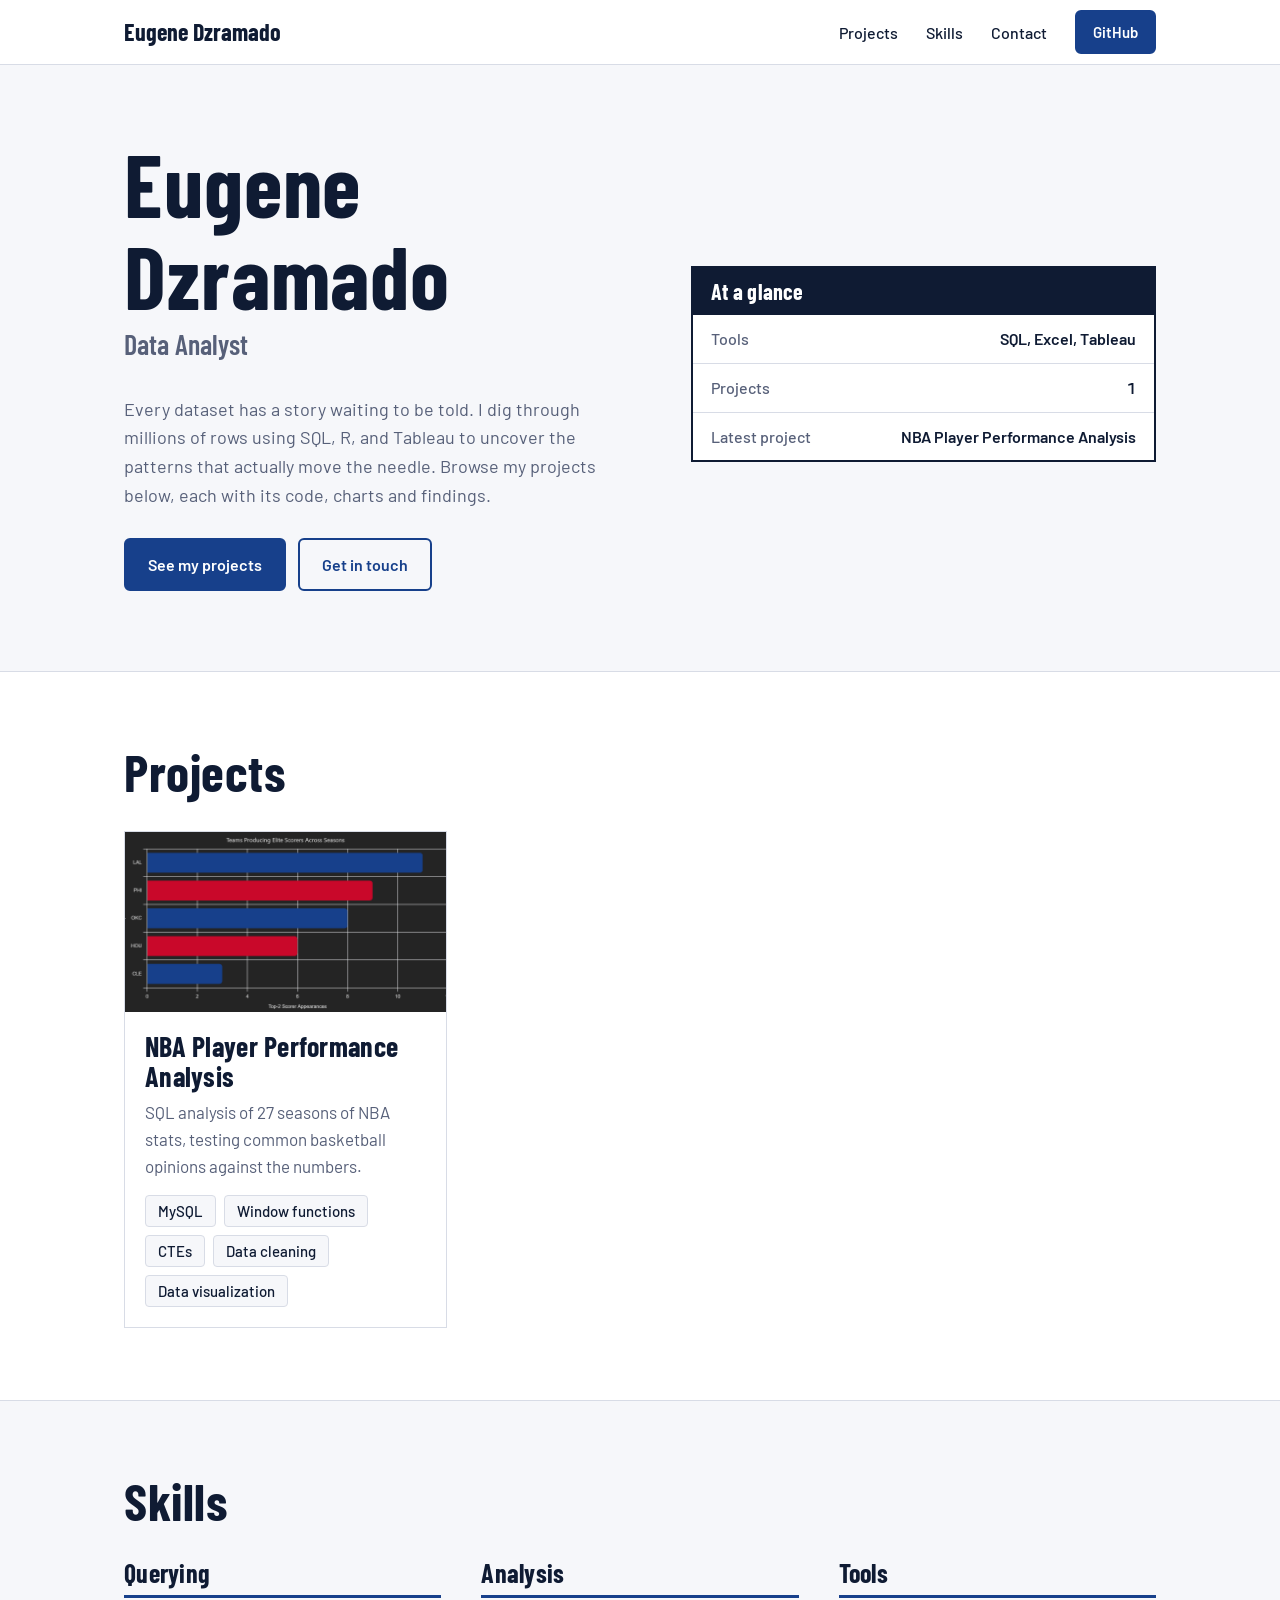
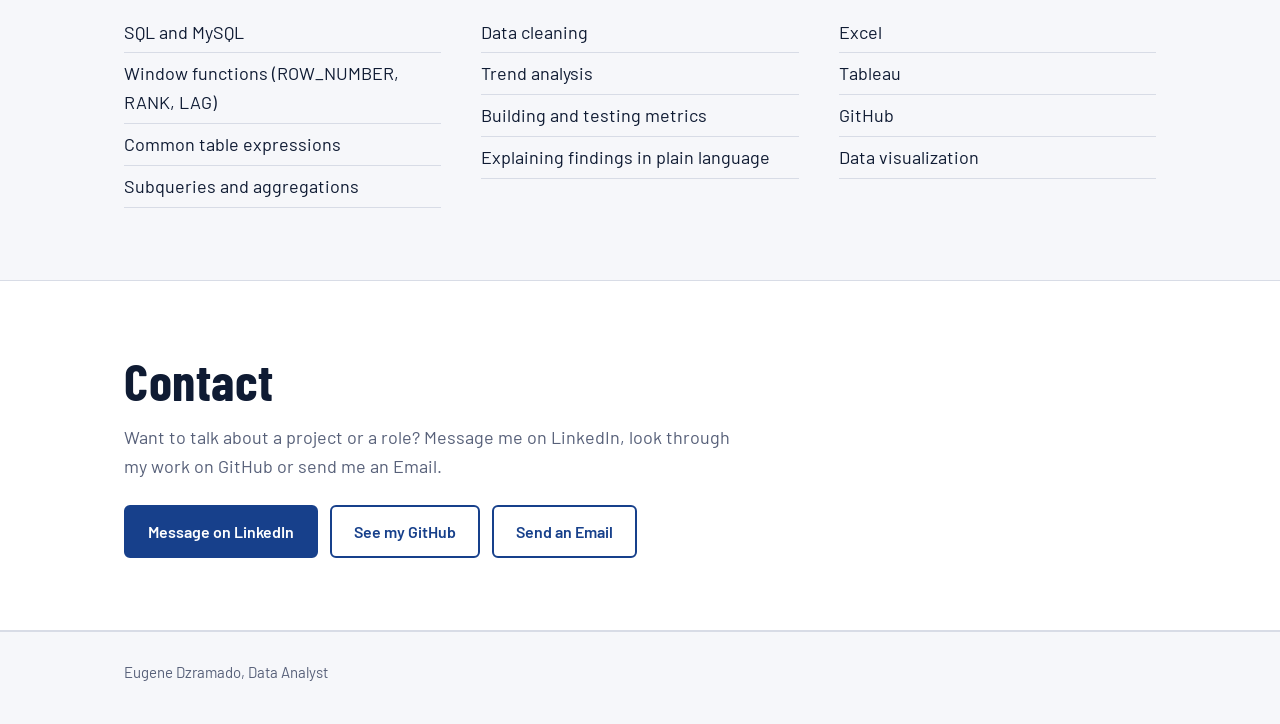
<file: index.html>
<!DOCTYPE html>
<html lang="en"><head><meta charset="utf-8"><meta name="viewport" content="width=device-width, initial-scale=1"><title>Eugene Dzramado | Data Analyst</title>
<meta name="description" content="Data analyst portfolio: SQL, MySQL, Excel and Power BI projects.">
<link rel="preconnect" href="https://fonts.googleapis.com"><link rel="preconnect" href="https://fonts.gstatic.com" crossorigin><link href="https://fonts.googleapis.com/css2?family=Barlow:wght@400;500;600&family=Barlow+Condensed:wght@600;700&display=swap" rel="stylesheet"><link rel="stylesheet" href="style.css">
</head><body>
<header class="nav"><div class="wrap"><a class="brand" href="index.html">Eugene Dzramado</a><ul><li><a href="index.html#projects">Projects</a></li><li><a href="index.html#skills">Skills</a></li><li><a href="index.html#contact">Contact</a></li><li><a class="btn btn-primary btn-small" href="https://github.com/CodeLikeEugene">GitHub</a></li></ul></div></header>
<main>
<div class="hero"><div class="wrap">
  <div>
    <h1>Eugene Dzramado</h1>
    <p class="role">Data Analyst</p>
    <p>Every dataset has a story waiting to be told. I dig through millions of rows using SQL, R, and Tableau to uncover the patterns that actually move the needle. Browse my projects below, each with its code, charts and findings.</p>
    <div class="actions"><a class="btn btn-primary" href="#projects-section">See my projects</a><a class="btn btn-outline" href="#contact">Get in touch</a></div>
  </div>
  <div class="boxscore"><h2>At a glance</h2><table><tbody>
    <tr><th scope="row">Tools</th><td>SQL, Excel, Tableau</td></tr>
    <tr><th scope="row">Projects</th><td id="count">0</td></tr>
    <tr><th scope="row">Latest project</th><td id="latest"></td></tr>
  </tbody></table></div>
</div></div>

<section id="projects-section" class="band"><div class="wrap">
  <h2 class="title">Projects</h2>
  <div class="projects" id="projects"></div>
</div></section>

<section id="skills"><div class="wrap">
  <h2 class="title">Skills</h2>
  <div class="skills">
    <div><h3>Querying</h3><ul><li>SQL and MySQL</li><li>Window functions (ROW_NUMBER, RANK, LAG)</li><li>Common table expressions</li><li>Subqueries and aggregations</li></ul></div>
    <div><h3>Analysis</h3><ul><li>Data cleaning</li><li>Trend analysis</li><li>Building and testing metrics</li><li>Explaining findings in plain language</li></ul></div>
    <div><h3>Tools</h3><ul><li>Excel</li><li>Tableau</li><li>GitHub</li><li>Data visualization</li></ul></div>
  </div>
</div></section>

<section id="contact" class="band contact"><div class="wrap">
  <h2 class="title">Contact</h2>
  <p>Want to talk about a project or a role? Message me on LinkedIn, look through my work on GitHub or send me an Email.</p>
  <div class="actions">
    <!-- TODO: replace YOUR-LINKEDIN-USERNAME with your real LinkedIn username -->
    <a class="btn btn-primary" href="https://www.linkedin.com/in/eugene-dzramado">Message on LinkedIn</a>
    <a class="btn btn-outline" href="https://github.com/CodeLikeEugene">See my GitHub</a>
    <a class="btn btn-outline" href="mailto:eugened33@gmail.com">Send an Email</a>
  </div>
</div></section>
</main>
<footer><div class="wrap">Eugene Dzramado, Data Analyst</div></footer><script src="projects.js"></script><script src="site.js"></script>
</body></html>
</file>
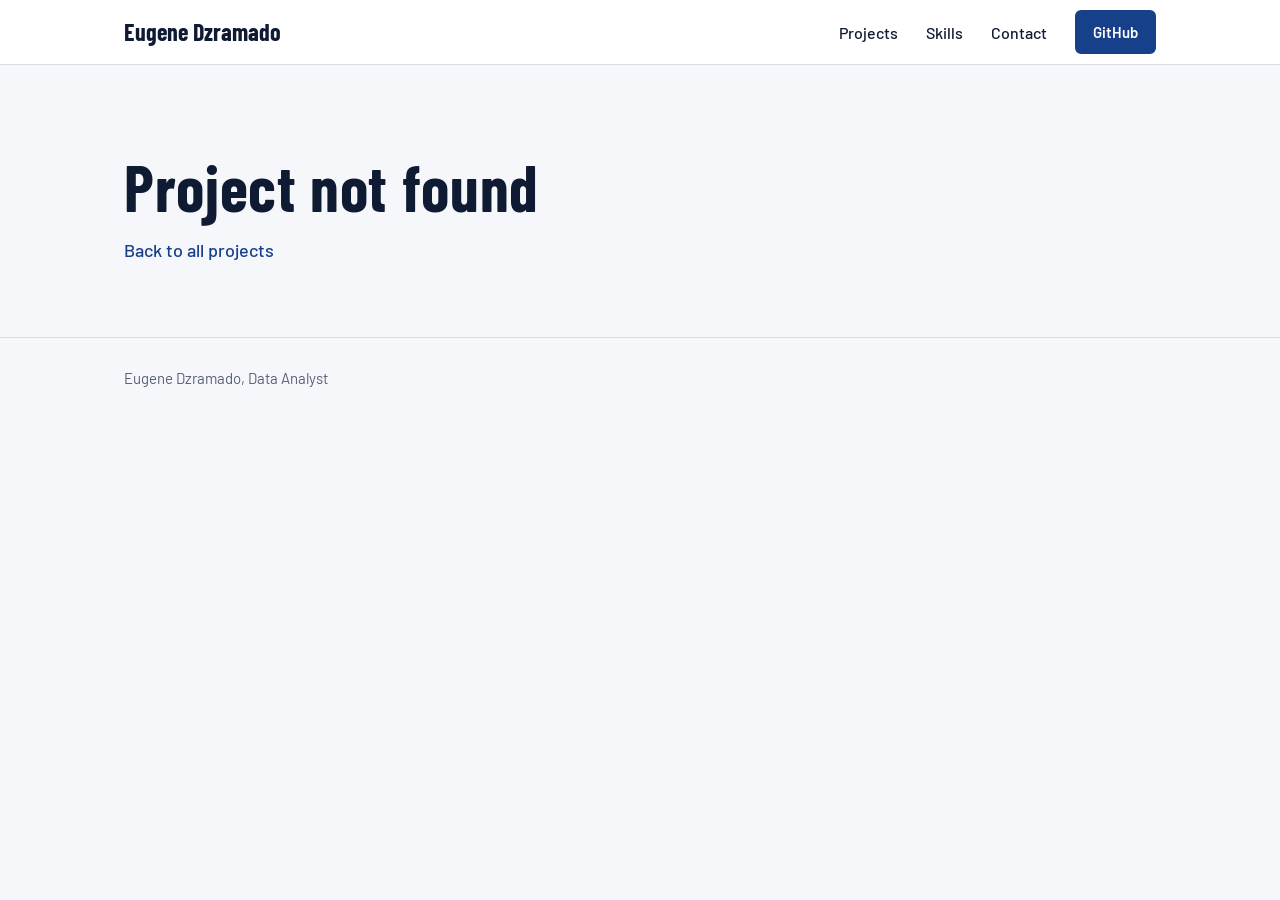
<file: project.html>
<!DOCTYPE html>
<html lang="en"><head><meta charset="utf-8"><meta name="viewport" content="width=device-width, initial-scale=1"><title>Project | Eugene Dzramado</title>
<link rel="preconnect" href="https://fonts.googleapis.com"><link rel="preconnect" href="https://fonts.gstatic.com" crossorigin><link href="https://fonts.googleapis.com/css2?family=Barlow:wght@400;500;600&family=Barlow+Condensed:wght@600;700&display=swap" rel="stylesheet"><link rel="stylesheet" href="style.css">
</head><body>
<header class="nav"><div class="wrap"><a class="brand" href="index.html">Eugene Dzramado</a><ul><li><a href="index.html#projects-section">Projects</a></li><li><a href="index.html#skills">Skills</a></li><li><a href="index.html#contact">Contact</a></li><li><a class="btn btn-primary btn-small" href="https://github.com/CodeLikeEugene">GitHub</a></li></ul></div></header>
<main id="project"></main>
<footer><div class="wrap">Eugene Dzramado, Data Analyst</div></footer><script src="projects.js"></script><script src="site.js"></script>
</body></html>
</file>
<file: style.css>
:root{--ink:#0f1b33;--court:#f6f7fa;--paper:#fff;--blue:#17408b;--blue-dark:#112f66;--red:#c9082a;--muted:#576079;--line:#d8dce6}
*{box-sizing:border-box}
html{scroll-behavior:smooth;scroll-padding-top:72px}
body{margin:0;font:18px/1.6 "Barlow",system-ui,sans-serif;color:var(--ink);background:var(--court)}
h1,h2,h3{font-family:"Barlow Condensed","Barlow",sans-serif;font-weight:700;line-height:1.05;margin:0;letter-spacing:.01em}
a{color:var(--blue)}
.wrap{max-width:1080px;margin:0 auto;padding:0 24px}
.nav{position:sticky;top:0;z-index:10;background:var(--paper);border-bottom:1px solid var(--line)}
.nav .wrap{display:flex;align-items:center;justify-content:space-between;height:64px}
.brand{font-family:"Barlow Condensed",sans-serif;font-weight:700;font-size:24px;color:var(--ink);text-decoration:none}
.nav ul{display:flex;align-items:center;gap:28px;list-style:none;margin:0;padding:0}
.nav ul a:not(.btn){color:var(--ink);text-decoration:none;font-weight:500;font-size:16px}
.nav ul a:not(.btn):hover{color:var(--blue)}
.btn{display:inline-block;padding:12px 22px;border-radius:6px;border:2px solid var(--blue);font-weight:600;font-size:16px;text-decoration:none;transition:background-color .15s,color .15s}
.btn-primary{background:var(--blue);color:#fff}
.btn-primary:hover{background:var(--blue-dark);border-color:var(--blue-dark)}
.btn-outline{background:transparent;color:var(--blue)}
.btn-outline:hover{background:var(--blue);color:#fff}
.btn-small{padding:8px 16px;font-size:15px}
.actions{display:flex;flex-wrap:wrap;gap:12px}
a:focus-visible{outline:3px solid var(--red);outline-offset:3px}
.hero{padding:72px 0 80px}
.hero .wrap{display:grid;grid-template-columns:1.1fr 1fr;gap:56px;align-items:center}
.hero h1{font-size:clamp(52px,8vw,88px)}
.role{font-family:"Barlow Condensed",sans-serif;font-weight:600;font-size:28px;color:var(--red);margin:10px 0 20px}
.hero p{max-width:34em;color:var(--muted);margin:0 0 28px}
.boxscore{background:var(--paper);border:2px solid var(--ink);max-width:560px}
.boxscore h2{background:var(--ink);color:#fff;font-size:22px;padding:12px 18px}
.boxscore table{width:100%;border-collapse:collapse;font-variant-numeric:tabular-nums}
.boxscore th,.boxscore td{padding:11px 18px;border-bottom:1px solid var(--line);font-size:16px}
.boxscore th{text-align:left;font-weight:500;color:var(--muted)}
.boxscore td{font-weight:600;text-align:right}
.boxscore tr:last-child th,.boxscore tr:last-child td{border-bottom:0}
section{padding:72px 0}
.band{background:var(--paper);border-top:1px solid var(--line);border-bottom:1px solid var(--line)}
.title{font-size:clamp(36px,5vw,52px);margin-bottom:16px}
.page-title{font-size:clamp(40px,6vw,64px);margin:16px 0}
.back{font-weight:500;text-decoration:none}
.lede{max-width:38em;color:var(--muted);margin:0 0 20px}
.tags{list-style:none;margin:0 0 28px;padding:0;display:flex;flex-wrap:wrap;gap:8px}
.tags li{border:1px solid var(--line);background:var(--court);border-radius:4px;padding:3px 12px;font-size:15px;font-weight:500}
.projects{display:grid;grid-template-columns:repeat(auto-fill,minmax(300px,1fr));gap:32px;margin-top:32px}
.project-card{display:flex;flex-direction:column;background:var(--paper);border:1px solid var(--line);color:inherit;text-decoration:none}
.project-card:hover{border-color:var(--blue)}
.project-card img{display:block;width:100%;aspect-ratio:16/9;object-fit:cover;background:#242424}
.card-body{padding:20px}
.card-body h3{font-size:28px;margin-bottom:8px}
.card-body p{margin:0 0 14px;color:var(--muted);font-size:17px}
.card-body .tags{margin:0}
.charts{display:grid;grid-template-columns:1fr 1fr;gap:40px 32px;margin-top:48px}
.chart{margin:0}
.chart a{display:block;border:1px solid var(--line);background:var(--paper);line-height:0}
.chart a:hover{border-color:var(--blue)}
.chart img{width:100%;height:auto}
.chart p{margin:14px 0 0;max-width:32em;font-size:17px}
.skills{display:grid;grid-template-columns:repeat(3,1fr);gap:40px;margin-top:32px}
.skills h3{font-size:26px;padding-bottom:8px;border-bottom:3px solid var(--blue);margin-bottom:14px}
.skills ul{list-style:none;margin:0;padding:0}
.skills li{padding:6px 0;border-bottom:1px solid var(--line)}
.contact p{max-width:34em;color:var(--muted);margin:0 0 24px}
footer{padding:28px 0 40px;color:var(--muted);font-size:15px;border-top:1px solid var(--line)}
@media (max-width:800px){
.hero .wrap,.charts,.skills{grid-template-columns:1fr}
.hero{padding-top:48px}
.nav ul li:not(:last-child){display:none}
section{padding:56px 0}
}
@media (prefers-reduced-motion:reduce){html{scroll-behavior:auto}.btn{transition:none}}
</file>
